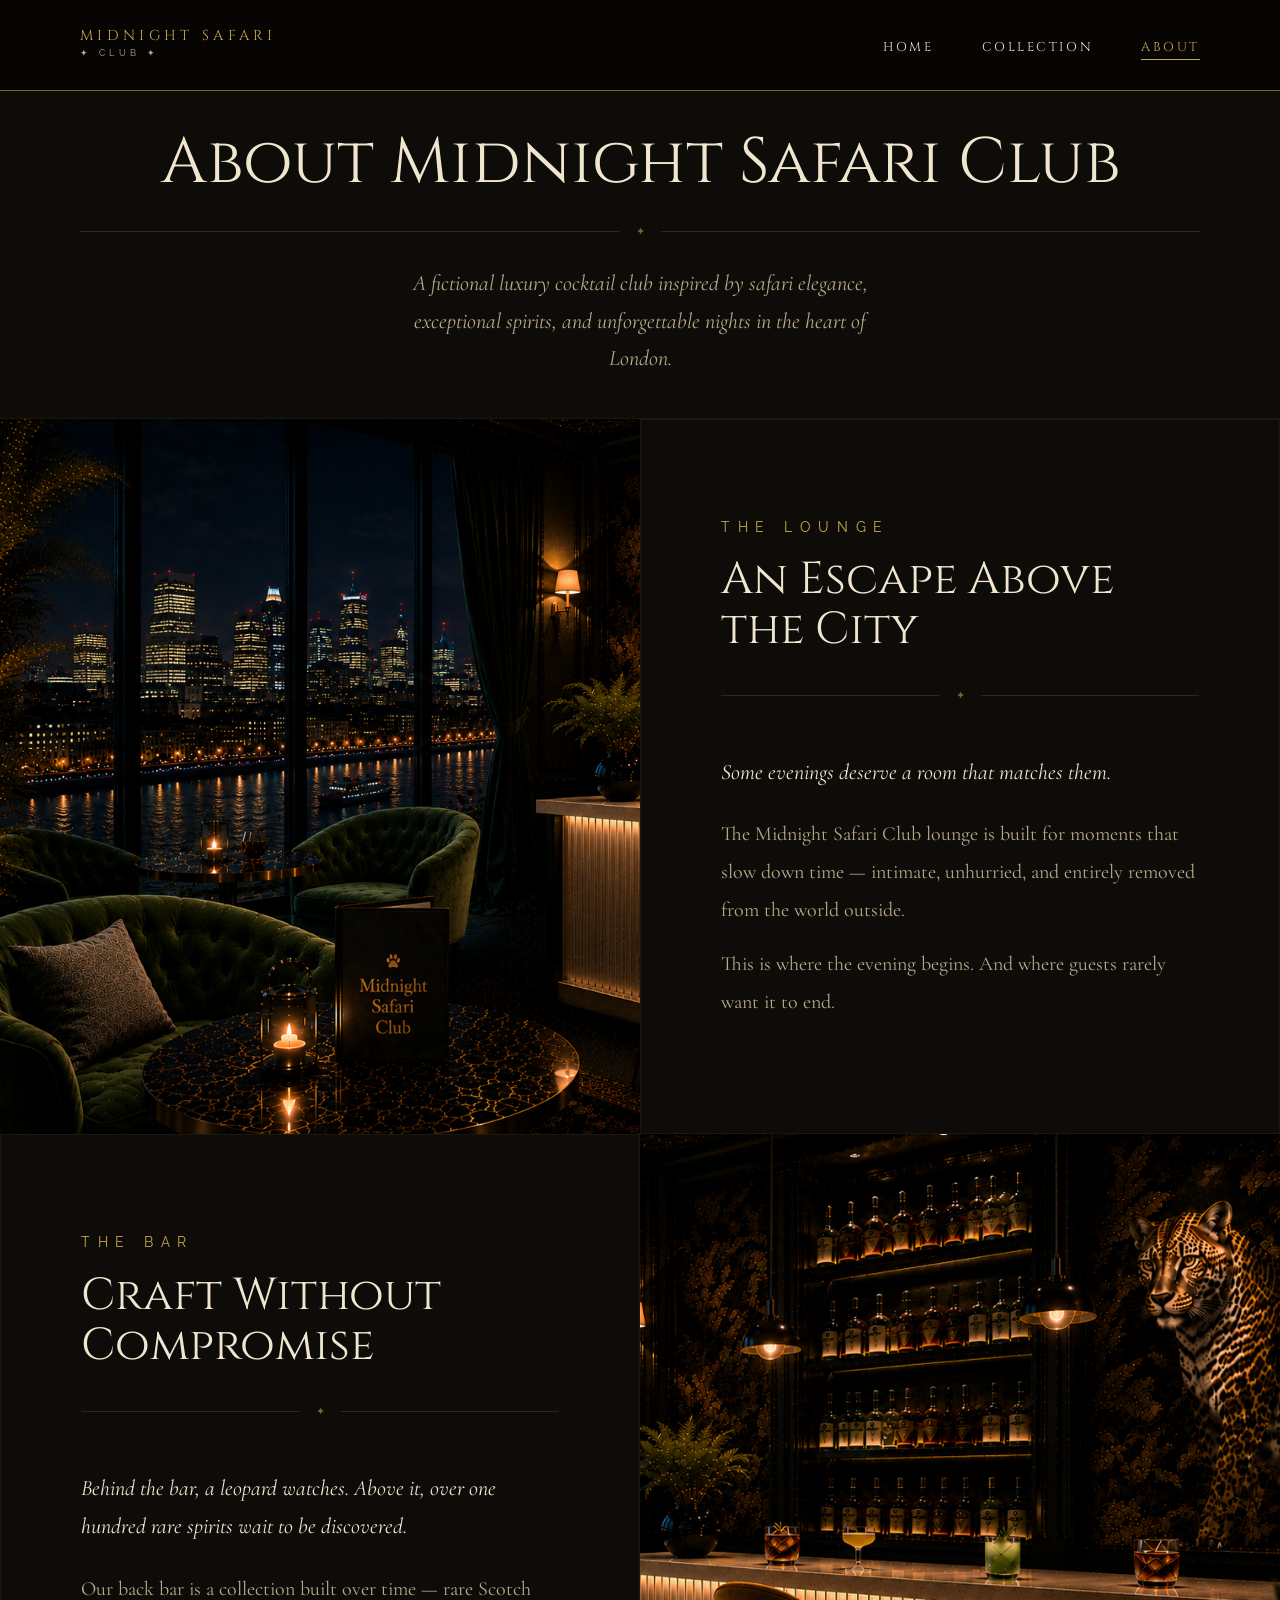
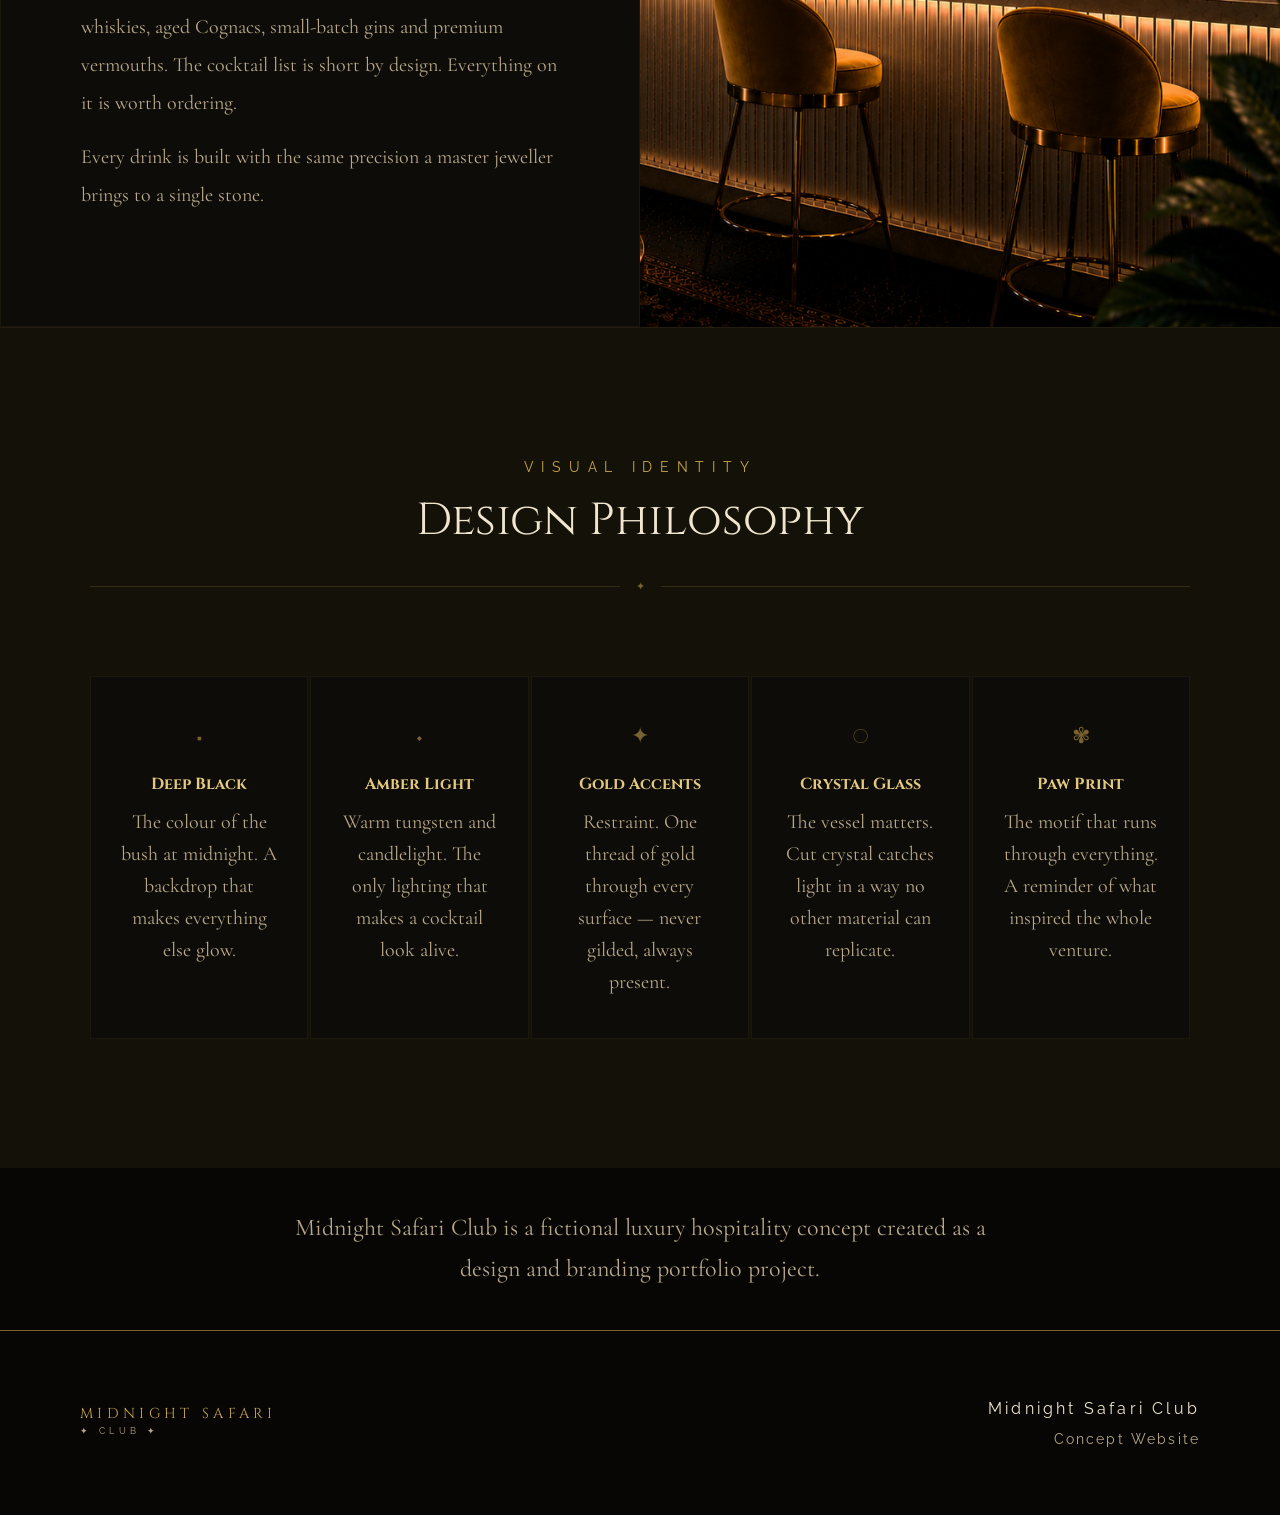
<file: about.html>
<!DOCTYPE html>
<html lang="en">
<head>
  <meta charset="UTF-8">
  <meta name="viewport" content="width=device-width, initial-scale=1.0">
  <title>About — Midnight Safari Club</title>
  <link rel="stylesheet" href="styles.css">
</head>
<body>

<nav id="main-nav" class="solid">
  <a href="index.html" class="nav-logo">
    <span class="nav-logo-main">MIDNIGHT SAFARI</span>
    <span class="nav-logo-sub">&#10022; Club &#10022;</span>
  </a>
  <ul class="nav-links">
    <li><a href="index.html">Home</a></li>
    <li><a href="collection.html">Collection</a></li>
    <li><a href="about.html" class="active">About</a></li>
  </ul>
  <button class="nav-hamburger" id="hamburger" aria-label="Open menu">
    <span></span><span></span><span></span>
  </button>
</nav>

<div class="nav-mobile" id="nav-mobile">
  <a href="index.html">Home</a>
  <div class="nav-mobile-rule"></div>
  <a href="collection.html">Collection</a>
  <div class="nav-mobile-rule"></div>
  <a href="about.html" class="active">About</a>
</div>

<!-- PAGE HERO -->
<div class="page-hero">
  <h1 class="section-title">About Midnight Safari Club</h1>
  <div class="gold-rule">&#10022;</div>
  <p>A fictional luxury cocktail club inspired by safari elegance, exceptional spirits, and unforgettable nights in the heart of London.</p>
</div>

<!-- SECTION 1: THE LOUNGE -->
<div class="about-section">
  <div class="about-section-image">
    <img src="assets/lounge-seating.png" alt="The Lounge">
  </div>
  <div class="about-section-content">
    <span class="label">The Lounge</span>
    <h2 class="section-title">An Escape Above the City</h2>
    <div class="gold-rule">&#10022;</div>
    <p class="lead">Some evenings deserve a room that matches them.</p>
    <p>The Midnight Safari Club lounge is built for moments that slow down time — intimate, unhurried, and entirely removed from the world outside.</p>
    <p>This is where the evening begins. And where guests rarely want it to end.</p>
  </div>
</div>

<!-- SECTION 2: THE BAR -->
<div class="about-section reverse">
  <div class="about-section-image">
    <img src="assets/lounge-bar.png" alt="The Bar">
  </div>
  <div class="about-section-content">
    <span class="label">The Bar</span>
    <h2 class="section-title">Craft Without Compromise</h2>
    <div class="gold-rule">&#10022;</div>
    <p class="lead">Behind the bar, a leopard watches. Above it, over one hundred rare spirits wait to be discovered.</p>
    <p>Our back bar is a collection built over time — rare Scotch whiskies, aged Cognacs, small-batch gins and premium vermouths. The cocktail list is short by design. Everything on it is worth ordering.</p>
    <p>Every drink is built with the same precision a master jeweller brings to a single stone.</p>
  </div>
</div>

<!-- DESIGN PHILOSOPHY -->
<section class="design-philosophy">
  <div class="inner">
    <div class="header">
      <span class="label">Visual Identity</span>
      <h2 class="section-title">Design Philosophy</h2>
      <div class="gold-rule">&#10022;</div>
    </div>
    <div class="philosophy-grid">
      <div class="philosophy-item">
        <div class="philosophy-symbol">&#9632;</div>
        <h3 class="philosophy-name">Deep Black</h3>
        <p class="philosophy-desc">The colour of the bush at midnight. A backdrop that makes everything else glow.</p>
      </div>
      <div class="philosophy-item">
        <div class="philosophy-symbol">&#9670;</div>
        <h3 class="philosophy-name">Amber Light</h3>
        <p class="philosophy-desc">Warm tungsten and candlelight. The only lighting that makes a cocktail look alive.</p>
      </div>
      <div class="philosophy-item">
        <div class="philosophy-symbol">&#10022;</div>
        <h3 class="philosophy-name">Gold Accents</h3>
        <p class="philosophy-desc">Restraint. One thread of gold through every surface — never gilded, always present.</p>
      </div>
      <div class="philosophy-item">
        <div class="philosophy-symbol">&#9675;</div>
        <h3 class="philosophy-name">Crystal Glass</h3>
        <p class="philosophy-desc">The vessel matters. Cut crystal catches light in a way no other material can replicate.</p>
      </div>
      <div class="philosophy-item">
        <div class="philosophy-symbol">&#10046;</div>
        <h3 class="philosophy-name">Paw Print</h3>
        <p class="philosophy-desc">The motif that runs through everything. A reminder of what inspired the whole venture.</p>
      </div>
    </div>
  </div>
</section>

<!-- PORTFOLIO NOTE -->
<div class="page-portfolio-note">
  <p>Midnight Safari Club is a fictional luxury hospitality concept created as a design and branding portfolio project.</p>
</div>

<!-- FOOTER -->
<footer>
  <a href="index.html" class="nav-logo">
    <span class="nav-logo-main">MIDNIGHT SAFARI</span>
    <span class="nav-logo-sub">&#10022; Club &#10022;</span>
  </a>
  <ul class="footer-links">
    <li><a href="index.html">Home</a></li>
    <li><a href="collection.html">Collection</a></li>
    <li><a href="about.html">About</a></li>
  </ul>
  <div class="footer-right">
    <p class="footer-copy">Midnight Safari Club</p>
    <p class="footer-sub">Concept Website</p>
  </div>
</footer>

<script src="nav.js"></script>
</body>
</html>
</file>
<file: styles.css>
/* ============================================
   MIDNIGHT SAFARI CLUB — styles.css — v4
   ============================================ */

@import url('https://fonts.googleapis.com/css2?family=Cormorant+Garamond:ital,wght@0,300;0,400;0,600;1,300;1,400&family=Cinzel:wght@400;600&family=Raleway:wght@300;400;500&display=swap');

:root {
  --black:       #070604;
  --deep:        #0e0c09;
  --surface:     #141108;
  --surface2:    #1a1610;
  --gold:        #c9a84c;
  --gold-light:  #e2c97e;
  --gold-dim:    #7a6230;
  --cream:       #f0e6d0;
  --cream-dim:   #b8a98a;
  --border:      rgba(201,168,76,0.18);
  --border-soft: rgba(201,168,76,0.07);

  --font-display: 'Cinzel', serif;
  --font-body:    'Cormorant Garamond', serif;
  --font-ui:      'Raleway', sans-serif;
}

*, *::before, *::after { box-sizing: border-box; margin: 0; padding: 0; }
html { scroll-behavior: smooth; }

body {
  background: var(--black);
  color: var(--cream);
  font-family: var(--font-body);
  font-size: 18px;
  line-height: 1.7;
  overflow-x: hidden;
}

::-webkit-scrollbar { width: 4px; }
::-webkit-scrollbar-track { background: var(--black); }
::-webkit-scrollbar-thumb { background: var(--gold-dim); border-radius: 2px; }

/* ═══════════════════════════════
   NAVIGATION
═══════════════════════════════ */
nav {
  position: fixed;
  top: 0; left: 0; right: 0;
  z-index: 100;
  padding: 1.8rem 5rem;
  display: flex;
  align-items: center;
  justify-content: space-between;
  background: rgba(7,6,4,0.97);
  border-bottom: 1px solid var(--border-soft);
}

nav.scrolled {
  background: rgba(7,6,4,0.97);
  border-bottom-color: var(--border-soft);
}

nav.solid {
  background: rgba(7,6,4,0.97);
  border-bottom-color: var(--border-soft);
}

.nav-logo {
  text-decoration: none;
  display: flex;
  flex-direction: column;
  gap: 0.2rem;
  z-index: 110;
}

.nav-logo-main {
  font-family: var(--font-display);
  font-size: 0.9rem;
  letter-spacing: 0.3em;
  color: var(--gold);
  line-height: 1;
}

.nav-logo-sub {
  font-family: var(--font-ui);
  font-size: 0.55rem;
  letter-spacing: 0.5em;
  color: var(--cream-dim);
  text-transform: uppercase;
}

.nav-links {
  display: flex;
  gap: 3rem;
  list-style: none;
}

.nav-links a {
  font-family: var(--font-ui);
  font-size: 0.65rem;
  letter-spacing: 0.35em;
  text-transform: uppercase;
  color: var(--cream-dim);
  text-decoration: none;
  transition: color 0.3s;
  position: relative;
  padding-bottom: 4px;
}

.nav-links a::after {
  content: '';
  position: absolute;
  bottom: 0; left: 0; right: 0;
  height: 1px;
  background: var(--gold);
  transform: scaleX(0);
  transform-origin: left;
  transition: transform 0.3s;
}

.nav-links a:hover,
.nav-links a.active { color: var(--gold-light); }
.nav-links a:hover::after,
.nav-links a.active::after { transform: scaleX(1); }

/* Hamburger */
.nav-hamburger {
  display: none;
  flex-direction: column;
  justify-content: center;
  gap: 5px;
  background: none;
  border: none;
  cursor: pointer;
  padding: 8px;
  z-index: 110;
}

.nav-hamburger span {
  display: block;
  width: 24px;
  height: 1px;
  background: var(--gold);
  transition: all 0.3s;
  transform-origin: center;
}

.nav-hamburger.open span:nth-child(1) { transform: translateY(6px) rotate(45deg); }
.nav-hamburger.open span:nth-child(2) { opacity: 0; transform: scaleX(0); }
.nav-hamburger.open span:nth-child(3) { transform: translateY(-6px) rotate(-45deg); }

/* Mobile menu overlay */
.nav-mobile {
  position: fixed;
  top: 0; left: 0; right: 0; bottom: 0;
  z-index: 105;
  background: rgba(7,6,4,0.98);
  display: flex;
  flex-direction: column;
  align-items: center;
  justify-content: center;
  gap: 2.5rem;
  opacity: 0;
  pointer-events: none;
  transition: opacity 0.4s;
}

.nav-mobile.open {
  opacity: 1;
  pointer-events: all;
}

.nav-mobile a {
  font-family: var(--font-display);
  font-size: 2rem;
  letter-spacing: 0.2em;
  color: var(--cream-dim);
  text-decoration: none;
  transition: color 0.3s;
}

.nav-mobile a:hover,
.nav-mobile a.active { color: var(--gold); }

.nav-mobile-rule {
  width: 40px;
  height: 1px;
  background: var(--border);
}

/* ═══════════════════════════════
   SHARED COMPONENTS
═══════════════════════════════ */
.label {
  font-family: var(--font-ui);
  font-size: 0.58rem;
  letter-spacing: 0.55em;
  text-transform: uppercase;
  color: var(--gold);
  display: block;
  margin-bottom: 1rem;
}

.section-title {
  font-family: var(--font-display);
  font-size: clamp(2rem, 3.5vw, 3rem);
  font-weight: 400;
  color: var(--cream);
  line-height: 1.1;
}

.gold-rule {
  display: flex;
  align-items: center;
  gap: 1rem;
  margin: 2rem 0 3rem;
  color: var(--gold-dim);
  font-size: 0.7rem;
}

.gold-rule::before,
.gold-rule::after {
  content: '';
  flex: 1;
  height: 1px;
  background: var(--border);
}

.btn-primary {
  display: inline-block;
  font-family: var(--font-ui);
  font-size: 0.62rem;
  letter-spacing: 0.4em;
  text-transform: uppercase;
  color: var(--black);
  background: var(--gold);
  padding: 1rem 2.8rem;
  text-decoration: none;
  border: 1px solid var(--gold);
  transition: all 0.35s;
}

.btn-primary:hover {
  background: transparent;
  color: var(--gold);
}

.btn-outline {
  display: inline-block;
  font-family: var(--font-ui);
  font-size: 0.62rem;
  letter-spacing: 0.4em;
  text-transform: uppercase;
  color: var(--cream-dim);
  background: transparent;
  padding: 1rem 2.8rem;
  text-decoration: none;
  border: 1px solid var(--border);
  transition: all 0.35s;
}

.btn-outline:hover {
  border-color: var(--gold);
  color: var(--gold);
}

/* ═══════════════════════════════
   PAGE HERO (collection + about)
═══════════════════════════════ */
.page-hero {
  padding: 12rem 5rem 6rem;
  background: var(--deep);
  border-bottom: 1px solid var(--border-soft);
  text-align: center;
}

.page-hero .section-title {
  font-size: clamp(2.5rem, 5vw, 4.5rem);
  margin-bottom: 0.5rem;
}

.page-hero p {
  font-style: italic;
  color: var(--cream-dim);
  font-size: 1.15rem;
  max-width: 500px;
  margin: 1.5rem auto 0;
}

/* ═══════════════════════════════
   INDEX.HTML — HOME
═══════════════════════════════ */

/* Nav always solid on all pages */
nav {
  background: rgba(7,6,4,0.97);
  border-bottom-color: var(--border-soft);
}

/* Hero — stacked layout: image on top, text below */
.hero {
  display: flex;
  flex-direction: column;
  padding-top: 0;
}

.hero-image {
  width: 100%;
  display: block;
  line-height: 0;
  margin-top: 80px; /* height of nav bar */
}

.hero-overlay-text {
  display: none;
}

.hero-image img {
  width: 100%;
  height: auto;
  display: block;
  max-height: 85vh;
  object-fit: cover;
  object-position: center top;
}

.hero-content {
  background: var(--black);
  padding: 5rem 5rem 6rem;
  text-align: center;
  border-bottom: 1px solid var(--border-soft);
}

.hero-eyebrow {
  font-family: var(--font-ui);
  font-size: 0.6rem;
  letter-spacing: 0.55em;
  text-transform: uppercase;
  color: var(--gold);
  margin-bottom: 1.5rem;
  opacity: 0;
  animation: fadeUp 1s 0.3s forwards;
}

.hero-title {
  font-family: var(--font-display);
  font-size: clamp(3rem, 7vw, 6rem);
  font-weight: 400;
  line-height: 0.95;
  color: var(--cream);
  margin-bottom: 1.5rem;
  opacity: 0;
  animation: fadeUp 1s 0.5s forwards;
}

.hero-title em {
  color: var(--gold);
  font-style: italic;
  display: block;
}

.hero-tagline {
  font-size: 1.2rem;
  font-style: italic;
  color: var(--cream-dim);
  margin-bottom: 3rem;
  opacity: 0;
  animation: fadeUp 1s 0.7s forwards;
}

.hero-buttons {
  display: flex;
  gap: 1.2rem;
  flex-wrap: wrap;
  justify-content: center;
  opacity: 0;
  animation: fadeUp 1s 0.9s forwards;
}

.hero-scroll-hidden {
  display: none;
}

/* ═══════════════════════════════
   DESKTOP / TABLET LANDSCAPE
   Hero title overlays bottom third of image
═══════════════════════════════ */
@media (min-width: 769px) {
  .hero-image {
    position: relative;
    margin-top: 80px;
  }

  .hero-image img {
    max-height: none;
    height: 100vh;
    min-height: 600px;
  }

  .hero-image::after {
    content: '';
    position: absolute;
    left: 0; right: 0; bottom: 0;
    height: 75%;
    background: linear-gradient(to top, rgba(7,6,4,0.85) 0%, rgba(7,6,4,0.6) 30%, rgba(7,6,4,0.25) 60%, transparent 100%);
    pointer-events: none;
  }

  .hero-overlay-text {
    display: block;
    position: absolute;
    left: 0; right: 0;
    top: 42%;
    z-index: 2;
    padding: 0 5rem;
    text-align: center;
  }

  .hero-overlay-text .hero-title {
    font-size: clamp(3rem, 6vw, 5.5rem);
  }

  .hero-overlay-text .hero-eyebrow,
  .hero-overlay-text .hero-title,
  .hero-overlay-text .hero-tagline {
    margin-bottom: 1rem;
  }

  .hero-overlay-text .hero-title {
    margin-bottom: 0.75rem;
  }

  .hero-overlay-text .hero-tagline {
    margin-bottom: 0;
  }

  /* Hide the old stacked content block on desktop/tablet landscape, buttons move below */
  .hero-content {
    text-align: center;
    padding: 3rem 5rem 5rem;
  }

  .hero-content .hero-eyebrow,
  .hero-content .hero-title,
  .hero-content .hero-tagline {
    display: none;
  }

  .hero-content .hero-buttons {
    margin: 0 auto;
  }
}

/* LONDON eyebrow slightly larger on true desktop only */
@media (min-width: 1024px) {
  .hero-overlay-text .hero-eyebrow {
    font-size: 0.85rem;
  }
}

.hero-scroll {
  display: none;
}

/* Brand intro */
.brand-intro {
  padding: 8rem 5rem;
  max-width: 1400px;
  margin: 0 auto;
  display: grid;
  grid-template-columns: 1fr 1fr;
  gap: 8rem;
  align-items: center;
}

.brand-intro-text .lead {
  font-size: 1.3rem;
  font-style: italic;
  color: var(--cream);
  line-height: 1.75;
  margin-bottom: 1.5rem;
}

.brand-intro-text p {
  font-size: 1.05rem;
  color: var(--cream-dim);
  line-height: 1.9;
}

.brand-stats {
  display: grid;
  grid-template-columns: 1fr 1fr;
  gap: 2px;
}

.stat {
  background: var(--surface);
  padding: 2.5rem 2rem;
  border: 1px solid var(--border-soft);
  transition: border-color 0.3s;
}

.stat:hover { border-color: var(--gold-dim); }

.stat-number {
  font-family: var(--font-display);
  font-size: 2.5rem;
  color: var(--gold);
  line-height: 1;
  margin-bottom: 0.5rem;
}

.stat-label {
  font-family: var(--font-ui);
  font-size: 0.6rem;
  letter-spacing: 0.3em;
  text-transform: uppercase;
  color: var(--cream-dim);
}

/* Home featured cocktails */
.home-featured {
  background: var(--deep);
  padding: 8rem 0;
}

.home-featured .inner {
  max-width: 1400px;
  margin: 0 auto;
  padding: 0 5rem;
}

.home-featured-header {
  text-align: center;
  margin-bottom: 5rem;
}

.home-featured-grid {
  display: grid;
  grid-template-columns: repeat(3, 1fr);
  gap: 2px;
}

.home-card {
  position: relative;
  overflow: hidden;
  aspect-ratio: 3/4;
  cursor: pointer;
}

.home-card img {
  width: 100%;
  height: 100%;
  object-fit: cover;
  transition: transform 0.7s cubic-bezier(0.25,0.46,0.45,0.94);
}

.home-card:hover img { transform: scale(1.05); }

.home-card-overlay {
  position: absolute;
  inset: 0;
  background: linear-gradient(to top, rgba(7,6,4,0.92) 0%, rgba(7,6,4,0.1) 50%, transparent 100%);
  display: flex;
  flex-direction: column;
  justify-content: flex-end;
  padding: 2.5rem;
  transition: background 0.4s;
}

.home-card:hover .home-card-overlay {
  background: linear-gradient(to top, rgba(7,6,4,0.96) 0%, rgba(7,6,4,0.3) 60%, transparent 100%);
}

.home-card-name {
  font-family: var(--font-display);
  font-size: 1.7rem;
  font-weight: 400;
  color: var(--cream);
  line-height: 1.1;
  margin-bottom: 0.5rem;
}

.home-card-desc {
  font-size: 0.95rem;
  font-style: italic;
  color: var(--cream-dim);
  opacity: 0;
  transform: translateY(8px);
  transition: all 0.4s;
}

.home-card:hover .home-card-desc {
  opacity: 1;
  transform: translateY(0);
}

.home-card-link {
  display: inline-block;
  margin-top: 1rem;
  font-family: var(--font-ui);
  font-size: 0.58rem;
  letter-spacing: 0.4em;
  text-transform: uppercase;
  color: var(--gold);
  text-decoration: none;
  opacity: 0;
  transform: translateY(8px);
  transition: all 0.4s 0.05s;
}

.home-card:hover .home-card-link {
  opacity: 1;
  transform: translateY(0);
}

.home-featured-cta {
  text-align: center;
  margin-top: 4.5rem;
}

/* Club experience */
.club-experience {
  padding: 8rem 5rem;
  max-width: 1400px;
  margin: 0 auto;
}

.club-experience-header {
  text-align: center;
  margin-bottom: 4rem;
}

.experience-grid {
  display: grid;
  grid-template-columns: repeat(2, 1fr);
  gap: 2px;
}

.experience-item {
  background: var(--surface);
  padding: 3rem;
  border: 1px solid var(--border-soft);
  transition: border-color 0.3s, background 0.3s;
}

.experience-item:hover {
  border-color: var(--gold-dim);
  background: var(--surface2);
}

.experience-icon {
  font-size: 1.2rem;
  color: var(--gold-dim);
  margin-bottom: 1.2rem;
}

.experience-title {
  font-family: var(--font-display);
  font-size: 1.3rem;
  color: var(--gold-light);
  margin-bottom: 0.8rem;
}

.experience-desc {
  font-size: 0.95rem;
  color: var(--cream-dim);
  line-height: 1.75;
}

/* Home CTA */
.home-cta {
  background: var(--deep);
  padding: 8rem 5rem;
  text-align: center;
  border-top: 1px solid var(--border-soft);
}

.home-cta .section-title {
  font-size: clamp(2rem, 4vw, 3.5rem);
  margin-bottom: 1rem;
}

.home-cta p {
  font-style: italic;
  color: var(--cream-dim);
  font-size: 1.1rem;
  margin-bottom: 3rem;
  max-width: 500px;
  margin-left: auto;
  margin-right: auto;
}

/* ═══════════════════════════════
   COLLECTION.HTML
═══════════════════════════════ */
.collection-section {
  padding: 6rem 5rem 8rem;
  max-width: 1400px;
  margin: 0 auto;
}

.collection-grid {
  display: grid;
  grid-template-columns: repeat(3, 1fr);
  gap: 1.5rem;
}

.cocktail-card {
  position: relative;
  overflow: hidden;
  aspect-ratio: 3/4;
  cursor: pointer;
  border: 1px solid var(--border-soft);
  transition: border-color 0.35s;
}

.cocktail-card:hover { border-color: var(--gold-dim); }

.cocktail-card img {
  width: 100%;
  height: 100%;
  object-fit: cover;
  transition: transform 0.65s cubic-bezier(0.25,0.46,0.45,0.94);
}

.cocktail-card:hover img { transform: scale(1.04); }

.cocktail-card-overlay {
  position: absolute;
  inset: 0;
  background: linear-gradient(to top, rgba(7,6,4,0.9) 0%, rgba(7,6,4,0.05) 45%, transparent 100%);
  display: flex;
  flex-direction: column;
  justify-content: flex-end;
  padding: 2rem;
  transition: background 0.4s;
}

.cocktail-card:hover .cocktail-card-overlay {
  background: linear-gradient(to top, rgba(7,6,4,0.95) 0%, rgba(7,6,4,0.2) 55%, transparent 100%);
}

.cocktail-card-name {
  font-family: var(--font-display);
  font-size: 1.5rem;
  font-weight: 400;
  color: var(--cream);
  line-height: 1.1;
  margin-bottom: 0.3rem;
}

.cocktail-card-desc {
  font-size: 0.88rem;
  font-style: italic;
  color: var(--cream-dim);
  opacity: 0;
  transform: translateY(6px);
  transition: all 0.35s;
}

.cocktail-card:hover .cocktail-card-desc {
  opacity: 1;
  transform: translateY(0);
}

.view-hint {
  position: absolute;
  top: 50%;
  left: 50%;
  transform: translate(-50%, -35%);
  opacity: 0;
  transition: all 0.3s 0.08s;
  font-family: var(--font-ui);
  font-size: 0.58rem;
  letter-spacing: 0.4em;
  text-transform: uppercase;
  color: var(--gold);
  border: 1px solid var(--gold-dim);
  padding: 0.65rem 1.4rem;
  white-space: nowrap;
  background: rgba(7,6,4,0.6);
}

.cocktail-card:hover .view-hint {
  opacity: 1;
  transform: translate(-50%, -50%);
}

/* ═══════════════════════════════
   ABOUT.HTML
═══════════════════════════════ */
.about-section {
  display: grid;
  grid-template-columns: 1fr 1fr;
  min-height: 70vh;
}

.about-section.reverse { direction: rtl; }
.about-section.reverse > * { direction: ltr; }

.about-section-image {
  position: relative;
  overflow: hidden;
}

.about-section-image img {
  width: 100%;
  height: 100%;
  object-fit: cover;
  transition: transform 0.8s ease;
}

.about-section:hover .about-section-image img { transform: scale(1.03); }

.about-section-content {
  background: var(--deep);
  padding: 6rem 5rem;
  display: flex;
  flex-direction: column;
  justify-content: center;
  border: 1px solid var(--border-soft);
}

.about-section-content .lead {
  font-size: 1.2rem;
  font-style: italic;
  color: var(--cream);
  line-height: 1.75;
  margin-bottom: 1.5rem;
}

.about-section-content p {
  font-size: 1rem;
  color: var(--cream-dim);
  line-height: 1.9;
  margin-bottom: 1rem;
}

.design-philosophy {
  background: var(--surface);
  padding: 8rem 5rem;
  border-top: 1px solid var(--border-soft);
}

.design-philosophy .inner {
  max-width: 1100px;
  margin: 0 auto;
}

.design-philosophy .header {
  text-align: center;
  margin-bottom: 5rem;
}

.philosophy-grid {
  display: grid;
  grid-template-columns: repeat(5, 1fr);
  gap: 2px;
}

.philosophy-item {
  background: var(--deep);
  padding: 2.5rem 1.8rem;
  border: 1px solid var(--border-soft);
  text-align: center;
  transition: border-color 0.3s;
}

.philosophy-item:hover { border-color: var(--gold-dim); }

.philosophy-symbol {
  font-size: 1.4rem;
  color: var(--gold-dim);
  margin-bottom: 1rem;
}

.philosophy-name {
  font-family: var(--font-display);
  font-size: 1rem;
  color: var(--gold-light);
  margin-bottom: 0.5rem;
}

.philosophy-desc {
  font-size: 0.85rem;
  color: var(--cream-dim);
  line-height: 1.6;
}

.portfolio-note {
  padding: 5rem;
  border-top: 1px solid var(--border-soft);
  text-align: center;
  background: var(--black);
}

.portfolio-note .inner {
  max-width: 600px;
  margin: 0 auto;
}

.portfolio-note p {
  font-size: 0.95rem;
  color: var(--cream-dim);
  line-height: 1.85;
  font-style: italic;
}

.note-label {
  font-family: var(--font-ui);
  font-size: 0.58rem;
  letter-spacing: 0.4em;
  text-transform: uppercase;
  color: var(--gold-dim);
  margin-bottom: 1.2rem;
  display: block;
}

/* ═══════════════════════════════
   MODAL
═══════════════════════════════ */
.modal-overlay {
  position: fixed;
  inset: 0;
  z-index: 200;
  background: rgba(7,6,4,0.97);
  display: flex;
  align-items: center;
  justify-content: center;
  opacity: 0;
  pointer-events: none;
  transition: opacity 0.4s;
  padding: 2rem;
}

.modal-overlay.active {
  opacity: 1;
  pointer-events: all;
}

.modal {
  display: grid;
  grid-template-columns: 1fr 1.15fr;
  max-width: 1000px;
  width: 100%;
  max-height: 90vh;
  background: var(--surface);
  border: 1px solid var(--border);
  overflow: hidden;
  transform: translateY(24px) scale(0.98);
  transition: transform 0.4s cubic-bezier(0.25,0.46,0.45,0.94);
}

.modal-overlay.active .modal { transform: translateY(0) scale(1); }

.modal-image { overflow: hidden; }

.modal-image img {
  width: 100%;
  height: 100%;
  object-fit: cover;
}

.modal-body {
  padding: 3.5rem;
  overflow-y: auto;
  display: flex;
  flex-direction: column;
  gap: 1.8rem;
  position: relative;
}

.modal-close {
  position: absolute;
  top: 1.5rem; right: 1.5rem;
  background: none;
  border: 1px solid var(--border-soft);
  color: var(--cream-dim);
  width: 36px; height: 36px;
  cursor: pointer;
  font-size: 0.9rem;
  display: flex;
  align-items: center;
  justify-content: center;
  transition: all 0.3s;
  font-family: var(--font-ui);
}

.modal-close:hover { border-color: var(--gold); color: var(--gold); }

.modal-name {
  font-family: var(--font-display);
  font-size: 2.3rem;
  font-weight: 400;
  color: var(--cream);
  line-height: 1.05;
  padding-right: 2.5rem;
}

.modal-desc {
  font-style: italic;
  color: var(--cream-dim);
  font-size: 1rem;
  line-height: 1.75;
  padding-bottom: 1.5rem;
  border-bottom: 1px solid var(--border-soft);
}

.modal-field-label {
  font-family: var(--font-ui);
  font-size: 0.56rem;
  letter-spacing: 0.45em;
  text-transform: uppercase;
  color: var(--gold);
  margin-bottom: 0.8rem;
  display: block;
}

.modal-ingredients {
  list-style: none;
  display: flex;
  flex-direction: column;
  gap: 0.45rem;
}

.modal-ingredients li {
  font-size: 0.95rem;
  color: var(--cream-dim);
  padding-left: 1.2rem;
  position: relative;
}

.modal-ingredients li::before {
  content: '—';
  position: absolute;
  left: 0;
  color: var(--gold-dim);
}

.modal-text {
  font-size: 0.95rem;
  color: var(--cream-dim);
  line-height: 1.8;
}

.modal-pairing {
  font-style: italic;
  color: var(--gold-light);
  font-size: 0.98rem;
  line-height: 1.7;
}

/* ═══════════════════════════════
   FOOTER
═══════════════════════════════ */
footer {
  background: var(--black);
  border-top: 1px solid var(--border-soft);
  padding: 4rem 5rem;
  display: grid;
  grid-template-columns: 1fr auto 1fr;
  align-items: center;
  gap: 3rem;
}

.footer-links {
  display: flex;
  gap: 2.5rem;
  list-style: none;
  justify-content: center;
}

.footer-links a {
  font-family: var(--font-ui);
  font-size: 0.6rem;
  letter-spacing: 0.35em;
  text-transform: uppercase;
  color: var(--cream-dim);
  text-decoration: none;
  transition: color 0.3s;
}

.footer-links a:hover { color: var(--gold); }

.footer-right { text-align: right; }

.footer-copy {
  font-family: var(--font-ui);
  font-size: 0.6rem;
  letter-spacing: 0.15em;
  color: var(--gold-dim);
}

.footer-sub {
  font-family: var(--font-ui);
  font-size: 0.55rem;
  letter-spacing: 0.1em;
  color: rgba(184,169,138,0.35);
  margin-top: 0.3rem;
}

/* ═══════════════════════════════
   ANIMATIONS
═══════════════════════════════ */
@keyframes fadeUp {
  from { opacity: 0; transform: translateY(20px); }
  to   { opacity: 1; transform: translateY(0); }
}

@keyframes slowZoom {
  from { transform: scale(1.04); }
  to   { transform: scale(1); }
}

@keyframes scrollLine {
  0%, 100% { opacity: 0.3; }
  50%       { opacity: 1; }
}

/* ═══════════════════════════════
   RESPONSIVE
═══════════════════════════════ */
@media (max-width: 1024px) {
  nav { padding: 1.5rem 2.5rem; }
  .hero-content { padding: 0 2.5rem 6rem; }
  .brand-intro { padding: 6rem 2.5rem; gap: 4rem; }
  .home-featured .inner { padding: 0 2.5rem; }
  .club-experience { padding: 6rem 2.5rem; }
  .home-cta { padding: 6rem 2.5rem; }
  .collection-section { padding: 4rem 2.5rem 6rem; }
  .about-section-content { padding: 4rem 3rem; }
  .design-philosophy { padding: 6rem 2.5rem; }
  .portfolio-note { padding: 4rem 2.5rem; }
  footer { padding: 3rem 2.5rem; }
  .page-hero { padding: 10rem 2.5rem 5rem; }
}

@media (max-width: 768px) {
  /* Show hamburger, hide desktop links */
  .nav-links { display: none; }
  .nav-hamburger { display: flex; }
  nav { padding: 1.5rem 1.5rem; }

  /* Hero */
  .hero { align-items: flex-end; }
  .hero-content { padding: 0 1.5rem 5rem; max-width: 100%; }
  .hero-title { font-size: clamp(2.8rem, 10vw, 4.5rem); }
  .hero-scroll { display: none; }
  .hero-buttons { flex-direction: column; align-items: flex-start; gap: 1rem; }

  /* Brand intro */
  .brand-intro { grid-template-columns: 1fr; gap: 3rem; padding: 5rem 1.5rem; }
  .brand-stats { grid-template-columns: 1fr 1fr; }

  /* Featured */
  .home-featured .inner { padding: 0 1.5rem; }
  .home-featured-grid { grid-template-columns: 1fr 1fr; }

  /* Experience */
  .club-experience { padding: 5rem 1.5rem; }
  .experience-grid { grid-template-columns: 1fr; }

  /* CTA */
  .home-cta { padding: 5rem 1.5rem; }

  /* Collection */
  .collection-section { padding: 3rem 1.5rem 5rem; }
  .collection-grid { grid-template-columns: 1fr 1fr; }

  /* About */
  .about-section,
  .about-section.reverse {
    grid-template-columns: 1fr;
    direction: ltr;
    min-height: auto;
  }
  .about-section-image { height: 320px; }
  .about-section-content { padding: 3rem 1.5rem; }
  .design-philosophy { padding: 5rem 1.5rem; }
  .philosophy-grid { grid-template-columns: 1fr 1fr; }
  .portfolio-note { padding: 3rem 1.5rem; }

  /* Modal */
  .modal { grid-template-columns: 1fr; max-height: 95vh; }
  .modal-image { height: 260px; }
  .modal-body { padding: 2rem 1.5rem; }

  /* Footer */
  footer { grid-template-columns: 1fr; text-align: center; padding: 3rem 1.5rem; }
  .footer-right { text-align: center; }
  .footer-links { justify-content: center; }

  /* Page hero */
  .page-hero { padding: 9rem 1.5rem 4rem; }
}

@media (max-width: 480px) {
  .home-featured-grid { grid-template-columns: 1fr; }
  .collection-grid { grid-template-columns: 1fr; }
  .brand-stats { grid-template-columns: 1fr; }
  .philosophy-grid { grid-template-columns: 1fr 1fr; }
}

/* ═══════════════════════════════
   V5 ADDITIONS & FIXES
═══════════════════════════════ */

/* Fix hero top — removed, nav is now always solid */

/* Mobile hero responsive */
@media (max-width: 768px) {
  .hero-image { margin-top: 70px; }
  .hero-image img { max-height: 55vw; min-height: 200px; }
  .hero-content { padding: 3rem 1.5rem 4rem; }
  .hero-title { font-size: clamp(2.5rem, 9vw, 4rem); }
  .hero-buttons { justify-content: flex-start; }
}

/* Single featured cocktail card */
.home-single-card {
  position: relative;
  overflow: hidden;
  cursor: pointer;
  max-width: 600px;
  margin: 0 auto;
  aspect-ratio: 4/5;
  border: 1px solid var(--border-soft);
  transition: border-color 0.35s;
}

.home-single-card:hover { border-color: var(--gold-dim); }

.home-single-card img {
  width: 100%;
  height: 100%;
  object-fit: cover;
  transition: transform 0.7s cubic-bezier(0.25,0.46,0.45,0.94);
}

.home-single-card:hover img { transform: scale(1.04); }

.home-single-overlay {
  position: absolute;
  inset: 0;
  background: linear-gradient(to top, rgba(7,6,4,0.95) 0%, rgba(7,6,4,0.1) 50%, transparent 100%);
  display: flex;
  align-items: flex-end;
  padding: 3rem;
  transition: background 0.4s;
}

.home-single-card:hover .home-single-overlay {
  background: linear-gradient(to top, rgba(7,6,4,0.97) 0%, rgba(7,6,4,0.25) 60%, transparent 100%);
}

.home-single-name {
  font-family: var(--font-display);
  font-size: 2.2rem;
  font-weight: 400;
  color: var(--cream);
  line-height: 1.1;
  margin-bottom: 0.75rem;
}

.home-single-desc {
  font-style: italic;
  color: var(--cream-dim);
  font-size: 1rem;
  line-height: 1.7;
  margin-bottom: 1.2rem;
  opacity: 0;
  transform: translateY(8px);
  transition: all 0.4s;
}

.home-single-card:hover .home-single-desc {
  opacity: 1;
  transform: translateY(0);
}

/* Home lounge section */
.home-lounge {
  display: grid;
  grid-template-columns: 1fr 1fr;
  min-height: 65vh;
  border-top: 1px solid var(--border-soft);
}

.home-lounge-image {
  overflow: hidden;
  position: relative;
}

.home-lounge-image img {
  width: 100%;
  height: 100%;
  object-fit: cover;
  transition: transform 0.8s ease;
}

.home-lounge:hover .home-lounge-image img { transform: scale(1.03); }

.home-lounge-text {
  background: var(--deep);
  padding: 6rem 5rem;
  display: flex;
  flex-direction: column;
  justify-content: center;
  border-left: 1px solid var(--border-soft);
}

.home-lounge-text .lead {
  font-size: 1.25rem;
  font-style: italic;
  color: var(--cream);
  line-height: 1.75;
  margin-bottom: 1.5rem;
}

.home-lounge-text p {
  font-size: 1rem;
  color: var(--cream-dim);
  line-height: 1.9;
}

/* Home featured inner width */
.home-featured .inner {
  max-width: 900px;
}

/* Responsive — home lounge */
@media (max-width: 768px) {
  .home-lounge {
    grid-template-columns: 1fr;
    min-height: auto;
  }
  .home-lounge-image { height: 300px; }
  .home-lounge-text { padding: 3rem 1.5rem; border-left: none; border-top: 1px solid var(--border-soft); }

  .home-single-card { max-width: 100%; aspect-ratio: 3/4; }
  .home-single-overlay { padding: 2rem; }
  .home-single-name { font-size: 1.8rem; }
}

/* ═══════════════════════════════
   V7 — CARD CAPTION FIXES
═══════════════════════════════ */

/* Collection cards — clean image, no overlay, caption below */
.cocktail-card {
  border: none;
  cursor: pointer;
  overflow: visible;
  aspect-ratio: unset;
  display: flex;
  flex-direction: column;
}

.cocktail-card img {
  width: 100%;
  aspect-ratio: 3/4;
  object-fit: cover;
  display: block;
  filter: none;
  transition: transform 0.5s cubic-bezier(0.25,0.46,0.45,0.94);
  overflow: hidden;
}

.cocktail-card:hover img { transform: scale(1.03); }

/* Remove old overlay entirely on collection cards */
.cocktail-card .cocktail-card-overlay { display: none; }
.cocktail-card .view-hint { display: none; }

/* Caption below card image */
.cocktail-card-caption {
  padding: 1.2rem 0.5rem 0.5rem;
  border-top: 1px solid var(--border-soft);
}

.cocktail-card-caption .cocktail-card-desc {
  font-family: var(--font-body);
  font-size: 1.25rem;
  font-style: italic;
  color: var(--cream-dim);
  line-height: 1.6;
  opacity: 1;
  transform: none;
}

/* Home single card — clean image only, no overlay */
.home-single-card {
  cursor: default;
  border: 1px solid var(--border-soft);
  overflow: hidden;
}

.home-single-card img {
  width: 100%;
  aspect-ratio: 4/5;
  object-fit: cover;
  display: block;
  transition: transform 0.6s ease;
}

.home-single-card:hover img { transform: scale(1.03); }

/* Text and link below home single card */
.home-single-below {
  max-width: 600px;
  margin: 1.5rem auto 0;
  text-align: center;
  padding: 0 1rem;
}

.home-single-desc-below {
  font-family: var(--font-body);
  font-size: 1.25rem;
  font-style: italic;
  color: var(--cream-dim);
  line-height: 1.7;
  margin-bottom: 1.2rem;
}

.home-card-link {
  font-family: var(--font-ui);
  font-size: 0.62rem;
  letter-spacing: 0.4em;
  text-transform: uppercase;
  color: var(--gold);
  text-decoration: none;
  opacity: 1;
  transform: none;
  transition: color 0.3s;
}

.home-card-link:hover { color: var(--gold-light); }

/* Responsive */
@media (max-width: 768px) {
  .cocktail-card-caption .cocktail-card-desc { font-size: 1.1rem; }
  .home-single-desc-below { font-size: 1.1rem; }
}

/* ═══════════════════════════════
   V8 — CARD SEPARATION & TEXT
═══════════════════════════════ */

/* Wider gap between collection cards */
.collection-grid {
  gap: 2.5rem;
}

/* Clear border around each card image */
.cocktail-card img {
  border: 1px solid var(--border);
  overflow: hidden;
}

/* Description text — not italic, brighter colour */
.cocktail-card-caption .cocktail-card-desc {
  font-style: normal;
  color: var(--cream);
}

/* Same fix for home single card description */
.home-single-desc-below {
  font-style: normal;
  color: var(--cream);
}

/* ═══════════════════════════════
   V9 — MOBILE SINGLE COLUMN
═══════════════════════════════ */
@media (max-width: 768px) {
  .collection-grid {
    grid-template-columns: 1fr;
    gap: 3rem;
  }
}

/* ═══════════════════════════════
   V10 — ROUNDED CORNERS & TOP EDGE FIX
═══════════════════════════════ */

/* Rounded corners on collection card images */
.cocktail-card {
  border-radius: 10px;
  overflow: hidden;
}

.cocktail-card img {
  border-radius: 10px;
  border: none;
  position: relative;
}

/* Dark gradient wrapper to fix light top edge */
.cocktail-card .card-img-wrap {
  position: relative;
  overflow: hidden;
  border-radius: 10px;
  line-height: 0;
}

.cocktail-card .card-img-wrap::after {
  content: '';
  position: absolute;
  top: 0; left: 0; right: 0;
  height: 80px;
  background: linear-gradient(to bottom, rgba(7,6,4,0.55) 0%, transparent 100%);
  pointer-events: none;
  border-radius: 10px 10px 0 0;
}

/* Same rounded corners for home single card */
.home-single-card {
  border-radius: 10px;
  overflow: hidden;
}

.home-single-card img {
  border-radius: 10px;
}

/* ═══════════════════════════════
   V12 — FOOTER & PORTFOLIO NOTE
═══════════════════════════════ */

/* Footer — logo left, copyright right, no nav links */
footer {
  grid-template-columns: 1fr 1fr;
}

.footer-links { display: none; }

/* Portfolio note — bottom of every page */
.page-portfolio-note {
  padding: 2.5rem 5rem;
  border-top: 1px solid var(--border-soft);
  background: var(--black);
  text-align: center;
}

.page-portfolio-note p {
  font-family: var(--font-body);
  font-size: 1.2rem;
  font-style: normal;
  color: var(--cream-dim);
  line-height: 1.7;
  max-width: 700px;
  margin: 0 auto;
}

@media (max-width: 768px) {
  footer { grid-template-columns: 1fr; }
  .page-portfolio-note { padding: 2rem 1.5rem; }
  .page-portfolio-note p { font-size: 1rem; }
}

/* ═══════════════════════════════
   V13 — COMPACT COLLECTION HERO
═══════════════════════════════ */
.collection-page-hero {
  padding: 5.5rem 5rem 2.5rem;
  text-align: center;
  background: var(--deep);
  border-bottom: 1px solid var(--border-soft);
}

.collection-page-hero .section-title {
  font-size: clamp(2.2rem, 4vw, 3.5rem);
  margin-bottom: 0.5rem;
}

.collection-page-hero p {
  font-style: italic;
  color: var(--cream-dim);
  font-size: 1rem;
  max-width: 500px;
  margin: 0.8rem auto 0;
}

.collection-page-hero .gold-rule {
  margin: 1.2rem 0 0;
}

@media (max-width: 768px) {
  .collection-page-hero { padding: 5rem 1.5rem 2rem; }
}

/* Tighter brand intro on collection page */
.collection-page .brand-intro {
  padding: 4rem 5rem;
}

.collection-section {
  padding-top: 3rem;
}

/* ═══════════════════════════════
   V16 — COLOUR & FONT SIZE FIXES
═══════════════════════════════ */

/* Nav links — full cream */
.nav-links a {
  color: var(--cream);
}

.nav-mobile a {
  color: var(--cream);
}

/* Outline button — full cream text */
.btn-outline {
  color: var(--cream);
}

/* Nav links — slightly larger */
.nav-links a {
  font-size: 0.75rem;
}

/* Section labels — slightly larger */
.label {
  font-size: 0.7rem;
}

/* Modal ingredients & tasting */
.modal-ingredients li,
.modal-text,
.modal-pairing {
  font-size: 1.05rem;
}

/* Footer copy */
.footer-copy,
.footer-sub {
  font-size: 0.75rem;
}

/* Experience & philosophy description */
.experience-desc,
.philosophy-desc,
.pillar-desc {
  font-size: 1.05rem;
}

/* About body text */
.about-section-content p {
  font-size: 1.1rem;
}

/* Portfolio note — slightly larger */
.page-portfolio-note p {
  font-size: 1.35rem;
}

/* ═══════════════════════════════
   V17 — FULL IMAGES ON MOBILE
═══════════════════════════════ */
@media (max-width: 768px) {
  .about-section-image {
    height: auto;
  }

  .about-section-image img {
    width: 100%;
    height: auto;
    object-fit: unset;
  }

  /* Also fix home lounge image */
  .home-lounge-image {
    height: auto;
  }

  .home-lounge-image img {
    width: 100%;
    height: auto;
    object-fit: unset;
  }
}

/* ═══════════════════════════════
   V20 — TYPOGRAPHY SCALE
═══════════════════════════════ */

/* Nav links */
.nav-links a {
  font-size: 0.94rem; /* ~15px */
}

/* Section labels */
.label {
  font-size: 0.75rem; /* ~12px */
}

/* Body text — about sections, experience, philosophy */
.about-section-content p,
.experience-desc,
.philosophy-desc,
.pillar-desc,
.brand-intro-text p {
  font-size: 1.25rem; /* ~20px desktop */
}

/* Lead paragraphs */
.about-section-content .lead,
.brand-intro-text .lead,
.home-lounge-text .lead {
  font-size: 1.375rem; /* ~22px desktop */
}

/* Card captions below cocktails */
.cocktail-card-caption .cocktail-card-desc,
.home-single-desc-below {
  font-size: 1.25rem; /* ~20px */
}

/* Modal body text */
.modal-ingredients li,
.modal-text {
  font-size: 1.19rem; /* ~19px */
}

.modal-pairing {
  font-size: 1.19rem;
}

.modal-desc {
  font-size: 1.19rem;
}

/* Portfolio note */
.page-portfolio-note p {
  font-size: 1.5rem; /* ~24px */
}

/* Footer */
.footer-copy,
.footer-sub {
  font-size: 0.875rem; /* ~14px */
}

/* Stat labels */
.stat-label {
  font-size: 0.75rem;
}

/* Collection page intro */
.collection-page-hero p {
  font-size: 1.19rem;
}

/* Page hero subtitle */
.page-hero p {
  font-size: 1.19rem;
}

/* Responsive — tablet */
@media (max-width: 1024px) and (min-width: 769px) {
  .about-section-content p,
  .experience-desc,
  .philosophy-desc,
  .brand-intro-text p { font-size: 1.19rem; } /* ~19px */

  .about-section-content .lead,
  .brand-intro-text .lead { font-size: 1.31rem; } /* ~21px */

  .cocktail-card-caption .cocktail-card-desc,
  .home-single-desc-below { font-size: 1.19rem; }

  .page-portfolio-note p { font-size: 1.375rem; } /* ~22px */
}

/* Responsive — mobile */
@media (max-width: 768px) {
  .nav-links a { font-size: 0.875rem; } /* ~14px */

  .about-section-content p,
  .experience-desc,
  .philosophy-desc,
  .brand-intro-text p { font-size: 1.125rem; } /* ~18px */

  .about-section-content .lead,
  .brand-intro-text .lead { font-size: 1.25rem; } /* ~20px */

  .cocktail-card-caption .cocktail-card-desc,
  .home-single-desc-below { font-size: 1.125rem; }

  .modal-ingredients li,
  .modal-text,
  .modal-pairing,
  .modal-desc { font-size: 1.0625rem; } /* ~17px */

  .page-portfolio-note p { font-size: 1.125rem; } /* ~18px */

  .footer-copy,
  .footer-sub { font-size: 0.8125rem; } /* ~13px */
}

/* ═══════════════════════════════
   V21 — LABEL & TAGLINE SIZES
═══════════════════════════════ */

/* Hero eyebrow — LONDON */
.hero-eyebrow {
  font-size: 0.875rem; /* 14px */
}

/* Hero tagline */
.hero-tagline {
  font-size: 1.5rem; /* 24px */
}

/* About page subtitle */
.page-hero p {
  font-size: 1.375rem; /* 22px */
}

/* All page labels same size */
.label {
  font-size: 0.875rem; /* 14px */
}

/* ═══════════════════════════════
   V22 — FOOTER & COLLECTION FIXES
═══════════════════════════════ */

.footer-copy {
  font-size: 1rem; /* 16px */
  color: var(--cream);
  letter-spacing: 0.2em;
}

.footer-sub {
  font-size: 0.9rem; /* ~14px */
  color: var(--cream-dim);
  letter-spacing: 0.15em;
}

/* ═══════════════════════════════
   V23 — NAV/FOOTER BORDERS & CINZEL
═══════════════════════════════ */

/* Gold border on nav */
nav {
  border-bottom: 1px solid var(--gold-dim);
}

/* Gold border on footer */
footer {
  border-top: 1px solid var(--gold-dim);
}

/* Nav links — switch to Cinzel */
.nav-links a {
  font-family: var(--font-display);
  font-size: 0.8rem;
  letter-spacing: 0.2em;
}

/* Active nav link stays gold */
.nav-links a.active {
  color: var(--gold);
}

/* Mobile menu links — Cinzel too */
.nav-mobile a {
  font-family: var(--font-display);
  letter-spacing: 0.2em;
}

/* ═══════════════════════════════
   V24 — GLOBAL NAV BORDER & COLLECTION SPACING
═══════════════════════════════ */

/* Gold border on ALL pages — override any previous state */
#main-nav {
  border-bottom: 1px solid var(--gold-dim) !important;
}

/* More breathing room below nav on collection page */
.collection-page-hero {
  padding-top: 8rem;
}

/* ═══════════════════════════════
   V25 — REMOVE FALSE HOVER EFFECTS
═══════════════════════════════ */

/* Stats — static border, no hover change */
.stat {
  border: 1px solid var(--border-soft);
  transition: none;
}

.stat:hover {
  border-color: var(--border-soft);
  background: var(--surface);
}

/* Experience cards — static border, no hover */
.experience-item {
  border: 1px solid var(--border-soft);
  transition: none;
}

.experience-item:hover {
  border-color: var(--border-soft);
  background: var(--surface);
}

/* Philosophy cards — static border, no hover */
.philosophy-item {
  border: 1px solid var(--border-soft);
  transition: none;
}

.philosophy-item:hover {
  border-color: var(--border-soft);
}

/* About section images — no zoom on hover */
.about-section:hover .about-section-image img {
  transform: none;
}

/* Cocktail cards — keep hover, they open a modal */
.cocktail-card {
  cursor: pointer;
}

/* Buttons — keep hover, they are links */
.btn-primary,
.btn-outline {
  transition: all 0.35s;
}

/* ═══════════════════════════════
   V26 — MOBILE MODAL SCROLL FIX
═══════════════════════════════ */
@media (max-width: 768px) {
  .modal-overlay {
    align-items: flex-end;
    padding: 0;
  }

  .modal {
    grid-template-columns: 1fr;
    max-height: 92vh;
    width: 100%;
    border-radius: 12px 12px 0 0;
  }

  .modal-image {
    height: 220px;
    flex-shrink: 0;
  }

  .modal-image img {
    height: 220px;
    object-fit: cover;
  }

  .modal-body {
    overflow-y: scroll;
    -webkit-overflow-scrolling: touch;
    max-height: calc(92vh - 220px);
    padding: 2rem 1.5rem 3rem;
  }
}

/* ═══════════════════════════════
   V27 — MODAL IMAGE FULL VIEW
═══════════════════════════════ */
@media (max-width: 768px) {
  .modal-image {
    height: auto;
    padding: 1.5rem 1.5rem 0;
    background: var(--surface);
  }

  .modal-image img {
    height: auto;
    width: 100%;
    object-fit: contain;
    border-radius: 8px;
  }

  .modal-body {
    max-height: calc(92vh - 280px);
  }
}

/* ═══════════════════════════════
   V28 — MODAL RESPONSIVE LAYOUT
═══════════════════════════════ */

/* DESKTOP 1024px+ — side by side, controlled height */
@media (min-width: 1024px) {
  .modal {
    max-height: 80vh;
    grid-template-columns: 1fr 1.15fr;
  }

  .modal-image {
    height: 100%;
    padding: 0;
    background: none;
  }

  .modal-image img {
    height: 100%;
    width: 100%;
    object-fit: cover;
    object-position: center top;
    border-radius: 0;
  }

  .modal-body {
    max-height: 80vh;
    overflow-y: auto;
    -webkit-overflow-scrolling: touch;
    padding: 2.5rem 3rem;
  }
}

/* TABLET LANDSCAPE 768–1023px — side by side, shorter */
@media (min-width: 768px) and (max-width: 1023px) {
  .modal {
    grid-template-columns: 1fr 1.2fr;
    max-height: 85vh;
  }

  .modal-image {
    height: 100%;
    padding: 0;
    background: none;
    overflow: hidden;
  }

  .modal-image img {
    width: 100%;
    height: 100%;
    object-fit: cover;
    object-position: center top;
    border-radius: 0;
  }

  .modal-body {
    max-height: 85vh;
    overflow-y: auto;
    -webkit-overflow-scrolling: touch;
    padding: 2rem 2.5rem;
  }
}

/* TABLET PORTRAIT & MOBILE under 768px — thumbnail + scrollable text */
@media (max-width: 767px) {
  .modal-overlay {
    align-items: flex-end;
    padding: 0;
  }

  .modal {
    grid-template-columns: 1fr;
    max-height: 92vh;
    width: 100%;
    border-radius: 12px 12px 0 0;
  }

  .modal-image {
    height: 130px;
    flex-shrink: 0;
    padding: 1.2rem 1.5rem 0;
    background: var(--surface);
    display: flex;
    align-items: center;
    justify-content: center;
  }

  .modal-image img {
    height: 130px;
    width: auto;
    max-width: 100%;
    object-fit: contain;
    border-radius: 6px;
  }

  .modal-body {
    overflow-y: scroll;
    -webkit-overflow-scrolling: touch;
    max-height: calc(92vh - 130px);
    padding: 1.5rem 1.5rem 3rem;
  }

  .modal-close {
    top: 1rem;
    right: 1rem;
    z-index: 10;
  }

  .modal-name {
    font-size: 1.8rem;
    padding-right: 3rem;
  }
}

/* ═══════════════════════════════
   V29 — CONSISTENT PAGE HERO PADDING
═══════════════════════════════ */
.page-hero {
  padding-top: 5.5rem;
  padding-bottom: 2.5rem;
}

/* ═══════════════════════════════
   V30 — CONSISTENT PAGE HERO
═══════════════════════════════ */

.page-hero,
.collection-page-hero {
  padding: 5rem 5rem 2.5rem;
  text-align: center;
  background: var(--deep);
  border-bottom: 1px solid var(--border-soft);
}

.page-hero .section-title,
.collection-page-hero .section-title {
  font-size: clamp(2.5rem, 5vw, 4rem);
  margin-bottom: 0;
}

.page-hero .label,
.collection-page-hero .label {
  font-size: 0.875rem;
  margin-bottom: 0.8rem;
}

.page-hero .gold-rule,
.collection-page-hero .gold-rule {
  margin: 1.5rem 0 0;
}

@media (max-width: 768px) {
  .page-hero,
  .collection-page-hero {
    padding: 5rem 1.5rem 2rem;
  }
}

/* ═══════════════════════════════
   V31 — SEPARATE PAGE HERO PADDING
═══════════════════════════════ */

/* Restore Collection page hero */
.collection-page-hero {
  padding: 8rem 5rem 2.5rem;
}

/* About page hero — match Collection visually */
.page-hero {
  padding: 4rem 5rem 2.5rem;
}

@media (max-width: 768px) {
  .collection-page-hero { padding: 6rem 1.5rem 2rem; }
  .page-hero { padding: 4rem 1.5rem 2rem; }
}

/* ═══════════════════════════════
   V33 — ABOUT HERO FIX
═══════════════════════════════ */
.page-hero {
  padding: 5rem 5rem 2.5rem;
}

.page-hero .section-title {
  font-family: var(--font-display);
  font-weight: 400;
  text-transform: none;
  letter-spacing: normal;
}

@media (max-width: 768px) {
  .page-hero { padding: 5rem 1.5rem 2rem; }
}

/* ═══════════════════════════════
   V34 — ABOUT HERO TOP PADDING
═══════════════════════════════ */
.page-hero {
  padding-top: 8rem;
}

/* ═══════════════════════════════
   V35 — TABLET LANDSCAPE 2 COLUMNS
═══════════════════════════════ */
@media (min-width: 768px) and (max-width: 1023px) {
  .collection-grid {
    grid-template-columns: repeat(2, 1fr);
    gap: 2rem;
  }
}

/* ═══════════════════════════════
   V36 — ADJUST TABLET BREAKPOINT
═══════════════════════════════ */

/* Override — 3 columns only from 1180px+ */
@media (max-width: 1179px) {
  .collection-grid {
    grid-template-columns: repeat(2, 1fr);
  }
}

@media (min-width: 1180px) {
  .collection-grid {
    grid-template-columns: repeat(3, 1fr);
  }
}

/* Mobile stays 1 column */
@media (max-width: 767px) {
  .collection-grid {
    grid-template-columns: 1fr;
  }
}

/* ═══════════════════════════════
   V37 — BUTTON VISIBILITY
═══════════════════════════════ */

/* Outline button — gold border and text */
.btn-outline {
  border: 1px solid var(--gold);
  color: var(--gold);
}

.btn-outline:hover {
  background: rgba(201,168,76,0.1);
  color: var(--gold-light);
  border-color: var(--gold-light);
}

/* View Full Collection link — styled as a visible button */
.home-card-link {
  display: inline-block;
  border: 1px solid var(--gold);
  color: var(--gold);
  padding: 0.75rem 2rem;
  font-family: var(--font-ui);
  font-size: 0.65rem;
  letter-spacing: 0.35em;
  text-transform: uppercase;
  text-decoration: none;
  transition: all 0.3s;
}

.home-card-link:hover {
  background: rgba(201,168,76,0.1);
  color: var(--gold-light);
}

/* ═══════════════════════════════
   V39 — REMOVE ITALIC FROM BODY TEXT
═══════════════════════════════ */

/* Remove italic from all body paragraphs */
.about-section-content p,
.experience-desc,
.philosophy-desc,
.brand-intro-text p,
.cocktail-card-caption .cocktail-card-desc,
.home-single-desc-below,
.modal-text,
.modal-ingredients li,
.page-portfolio-note p {
  font-style: normal;
}

/* Keep italic only on lead lines and taglines */
.about-section-content .lead,
.brand-intro-text .lead,
.hero-tagline,
.modal-desc,
.modal-pairing,
.collection-subtitle,
.page-hero p {
  font-style: italic;
}
</file>
